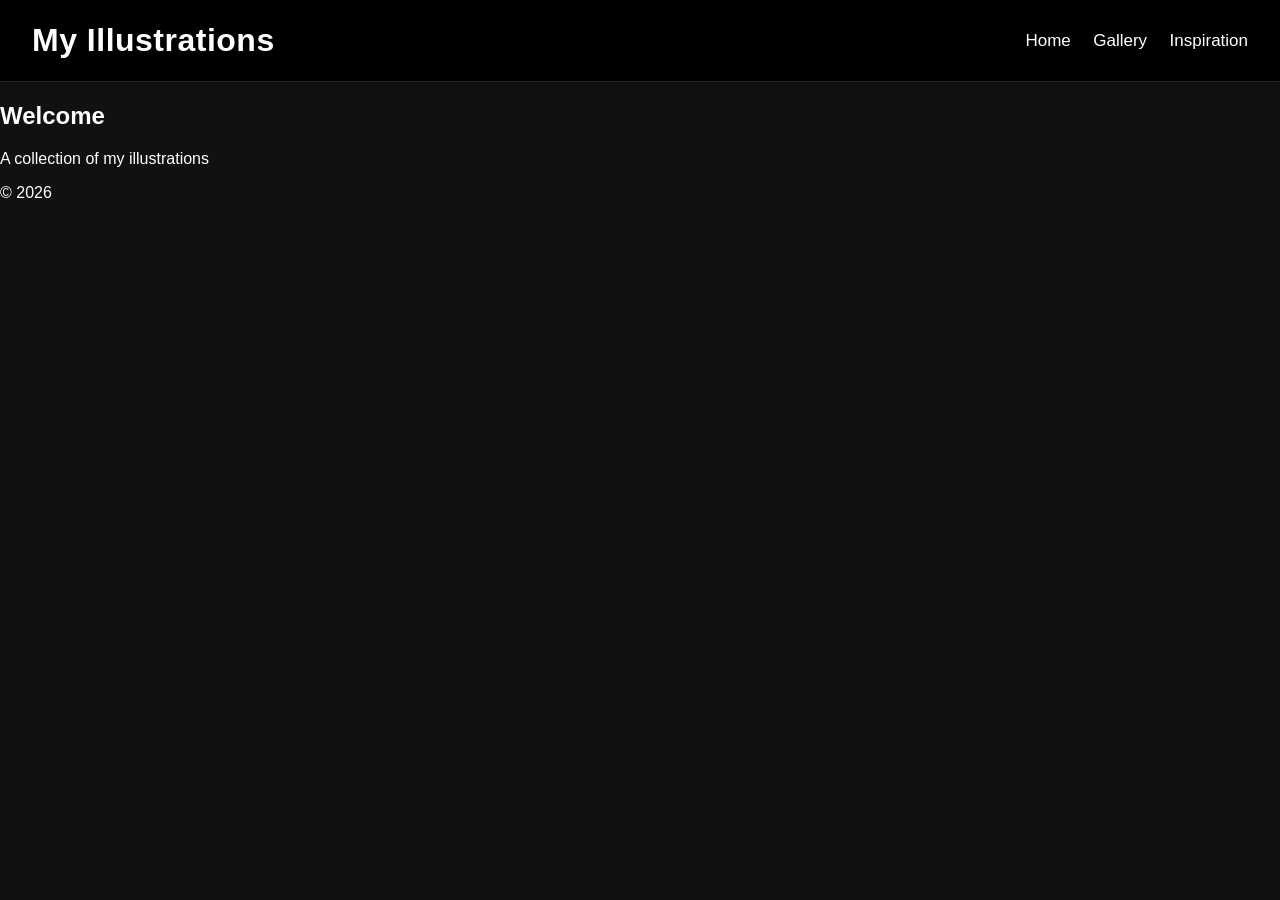
<file: index.html>
<!DOCTYPE html>
<html lang="en">
<head>
    <meta charset="UTF-8">
    <meta name="viewport" content="width=device-width, initial-scale=1.0">
    <title>My Photo Site</title>
    <link rel="stylesheet" href="css/styles.css">
</head>
<body>

<header>
    <h1>My Illustrations</h1>
    <nav>
        <a href="index.html">Home</a>
        <a href="gallery.html">Gallery</a>
        <a href="inspiration.html">Inspiration</a>
    </nav>
</header>

<section class="hero">
    <h2>Welcome</h2>
    <p>A collection of my illustrations</p>
</section>

<footer>
    <p>© 2026</p>
</footer>

</body>
</html>
</file>
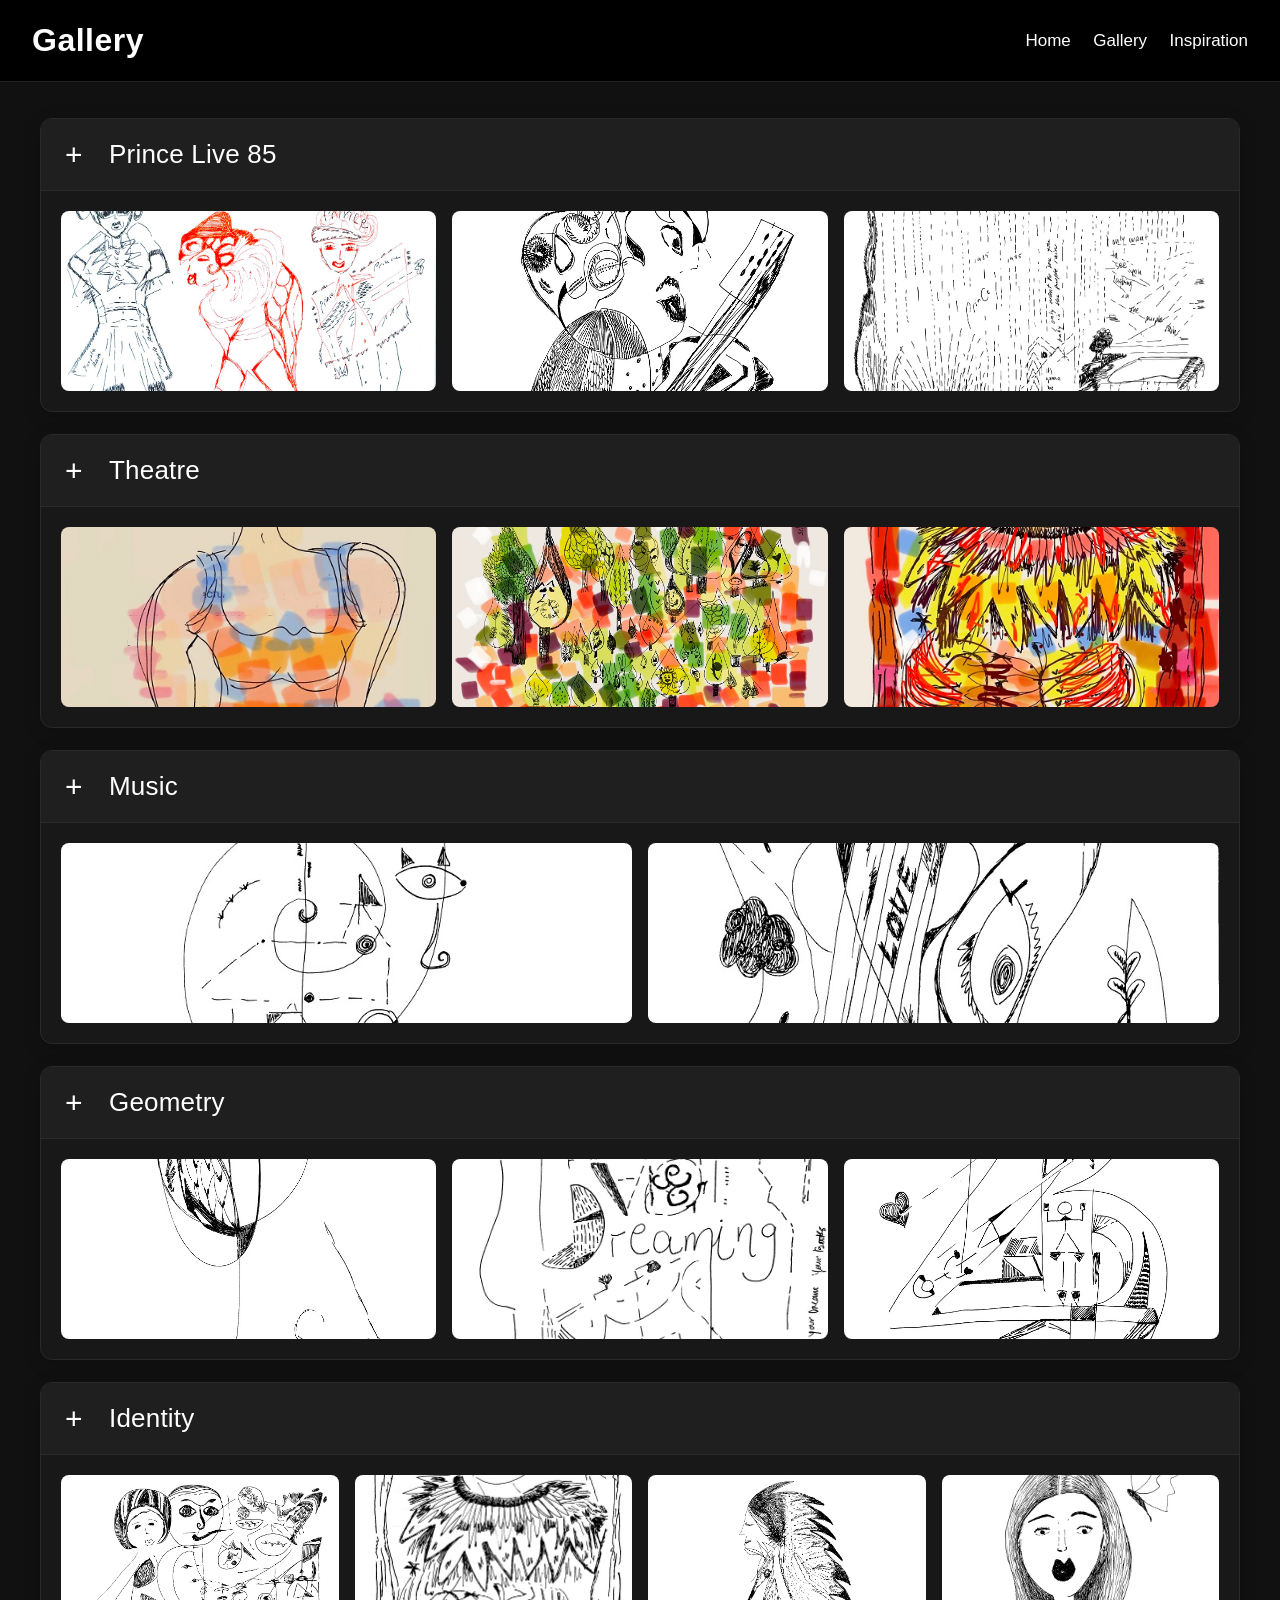
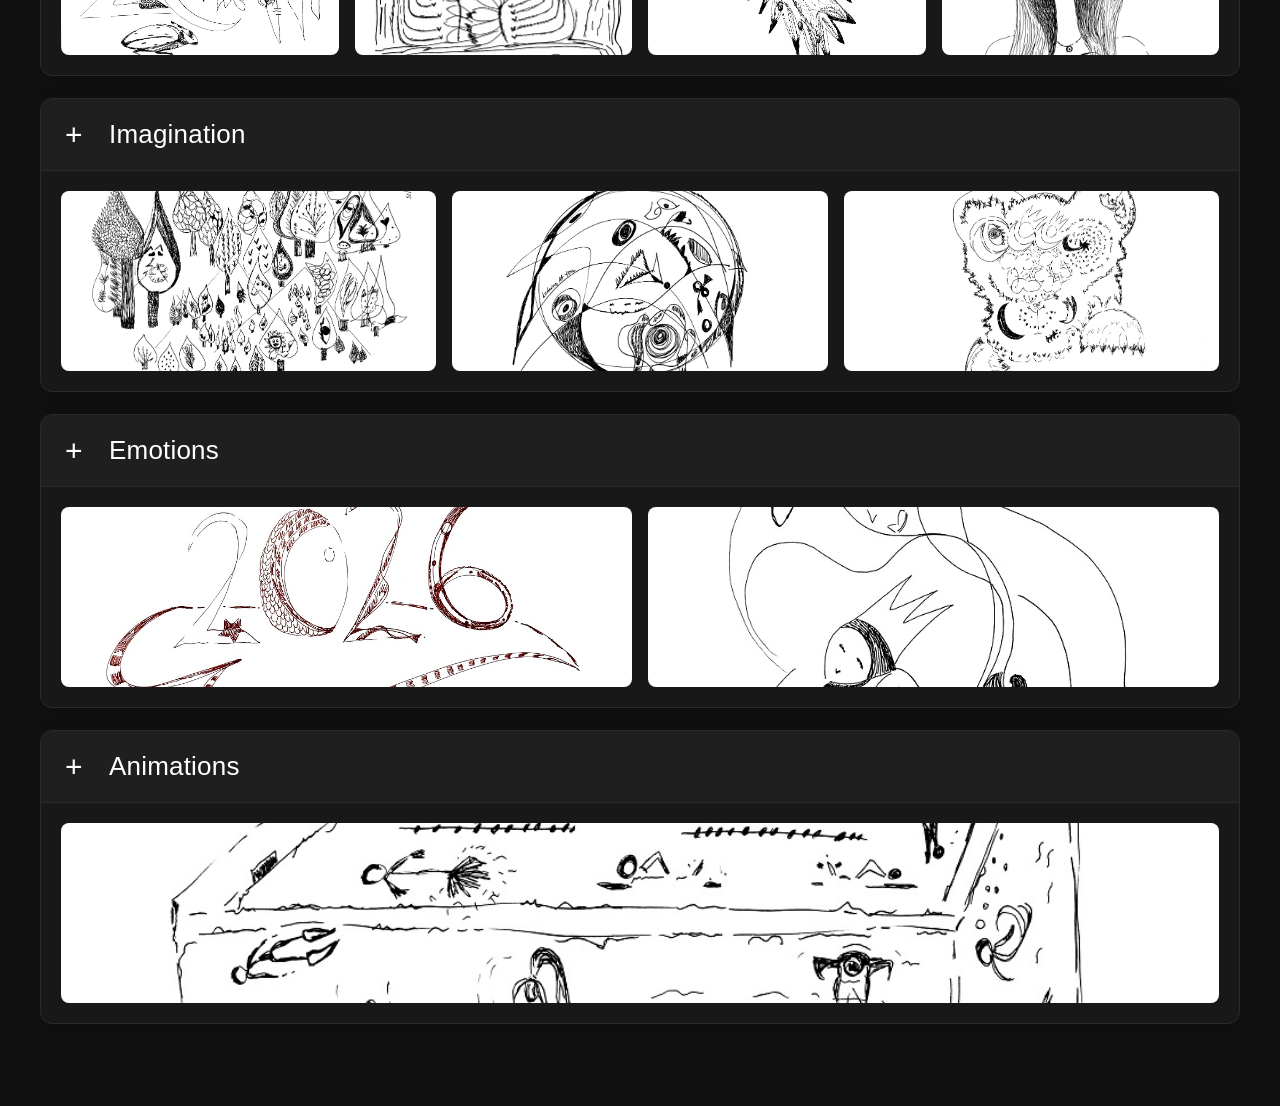
<file: gallery.html>
<!DOCTYPE html>
<html lang="en">
<head>
    <meta charset="UTF-8">
    <meta name="viewport" content="width=device-width, initial-scale=1.0">
    <title>Gallery</title>
    <link rel="stylesheet" href="css/styles.css">
</head>
<body>

<header>
    <h1>Gallery</h1>
    <nav>
        <a href="index.html">Home</a>
        <a href="gallery.html">Gallery</a>
        <a href="inspiration.html">Inspiration</a>
    </nav>
</header>

<main class="gallery-page">

    <!-- Section 1 -->
    <section class="gallery-section">
        <button class="gallery-toggle" type="button" data-target="section1">
            <span class="toggle-symbol">+</span>
            <span class="toggle-title">Prince Live 85</span>
        </button>

        <!-- DEFAULT STATE CONTROL:
             Add class="open" here to start expanded.
             Leave it out to start closed. -->
        <div id="Prince Live 85" class="gallery-content open">
<!--            <p style="color:white; font-size:20px;">Test text inside section 1</p>-->
            <div class="gallery-grid">
                <img src="photos/gallery/p_3_orange_prince.jpg" alt="Photo 1" class="thumb" onclick="openLightbox(this)">
                <img src="photos/gallery/p_prince_con_guitarra.jpg" alt="Photo 2" class="thumb" onclick="openLightbox(this)">
                <img src="photos/gallery/p_purple_rain.jpg" alt="Photo 3" class="thumb" onclick="openLightbox(this)">
            </div>
        </div>
    </section>

    <!-- Section 2 -->
    <section class="gallery-section">
        <button class="gallery-toggle" type="button" data-target="section2">
            <span class="toggle-symbol">+</span>
            <span class="toggle-title">Theatre</span>
        </button>

        <div id="Theatre" class="gallery-content open">
<!--            <p style="color:white; font-size:20px;">Test text inside section 2</p>-->
            <div class="gallery-grid">
                <img src="photos/gallery/t_bathing_suit.jpg" alt="Photo 4" class="thumb" onclick="openLightbox(this)">
                <img src="photos/gallery/t_bosque_de_alicia.jpg" alt="Photo 5" class="thumb" onclick="openLightbox(this)">
                <img src="photos/gallery/t_eternal_show.jpg" alt="Photo 6" class="thumb" onclick="openLightbox(this)">
            </div>
        </div>
    </section>

        <!-- Section 3 -->
    <section class="gallery-section">
        <button class="gallery-toggle" type="button" data-target="section2">
            <span class="toggle-symbol">+</span>
            <span class="toggle-title">Music</span>
        </button>

        <div id="Music" class="gallery-content open">
<!--            <p style="color:white; font-size:20px;">Test text inside section 2</p>-->
            <div class="gallery-grid">
                <img src="photos/gallery/m_flamingo_musical.jpg" alt="Photo 4" class="thumb" onclick="openLightbox(this)">
                <img src="photos/gallery/m_guitarra.jpg" alt="Photo 5" class="thumb" onclick="openLightbox(this)">
            </div>
        </div>
    </section>

        <!-- Section 4 -->
    <section class="gallery-section">
        <button class="gallery-toggle" type="button" data-target="section2">
            <span class="toggle-symbol">+</span>
            <span class="toggle-title">Geometry</span>
        </button>

        <div id="Geometry" class="gallery-content open">
<!--            <p style="color:white; font-size:20px;">Test text inside section 2</p>-->
            <div class="gallery-grid">
                <img src="photos/gallery/g_clean.jpg" alt="Photo 4" class="thumb" onclick="openLightbox(this)">
                <img src="photos/gallery/g_dreaming.jpg" alt="Photo 5" class="thumb" onclick="openLightbox(this)">
                <img src="photos/gallery/g_numbers.jpg" alt="Photo 5" class="thumb" onclick="openLightbox(this)">
            </div>
        </div>
    </section>



        <!-- Section 5 -->
    <section class="gallery-section">
        <button class="gallery-toggle" type="button" data-target="section2">
            <span class="toggle-symbol">+</span>
            <span class="toggle-title">Identity</span>
        </button>

        <div id="Identity" class="gallery-content open">
<!--            <p style="color:white; font-size:20px;">Test text inside section 2</p>-->
            <div class="gallery-grid">
                <img src="photos/gallery/i_chica.jpg" alt="Photo 4" class="thumb" onclick="openLightbox(this)">
                <img src="photos/gallery/i_chico_balcon.jpg" alt="Photo 5" class="thumb" onclick="openLightbox(this)">
                <img src="photos/gallery/i_indio_plumas.jpg" alt="Photo 5" class="thumb" onclick="openLightbox(this)">
                <img src="photos/gallery/i_tatiana.jpg" alt="Photo 5" class="thumb" onclick="openLightbox(this)">
            </div>
        </div>
    </section>


            <!-- Section 6 -->
    <section class="gallery-section">
        <button class="gallery-toggle" type="button" data-target="section2">
            <span class="toggle-symbol">+</span>
            <span class="toggle-title">Imagination</span>
        </button>

        <div id="Imagination" class="gallery-content open">
<!--            <p style="color:white; font-size:20px;">Test text inside section 2</p>-->
            <div class="gallery-grid">
                <img src="photos/gallery/n_alice_forest.jpg" alt="Photo 4" class="thumb" onclick="openLightbox(this)">
                <img src="photos/gallery/n_eyeball.jpg" alt="Photo 5" class="thumb" onclick="openLightbox(this)">
                <img src="photos/gallery/n_tigre.jpg" alt="Photo 5" class="thumb" onclick="openLightbox(this)">
            </div>
        </div>
    </section>


                <!-- Section 7 -->
    <section class="gallery-section">
        <button class="gallery-toggle" type="button" data-target="section2">
            <span class="toggle-symbol">+</span>
            <span class="toggle-title">Emotions</span>
        </button>

        <div id="Emotions" class="gallery-content open">
<!--            <p style="color:white; font-size:20px;">Test text inside section 2</p>-->
            <div class="gallery-grid">
                <img src="photos/gallery/x_2026.jpg" alt="Photo 4" class="thumb" onclick="openLightbox(this)">
                <img src="photos/gallery/x_mama.jpg" alt="Photo 5" class="thumb" onclick="openLightbox(this)">
             </div>
        </div>
    </section>


                    <!-- Section 8 -->
    <section class="gallery-section">
        <button class="gallery-toggle" type="button" data-target="section2">
            <span class="toggle-symbol">+</span>
            <span class="toggle-title">Animations</span>
        </button>

        <div id="Animations" class="gallery-content open">
<!--            <p style="color:white; font-size:20px;">Test text inside section 2</p>-->
            <div class="gallery-grid">
                <img src="photos/gallery/x_swimmingpool_box.jpg" alt="Photo 5" class="thumb" onclick="openLightbox(this)">
            </div>
        </div>
    </section>


</main>

<div id="lightbox" onclick="closeLightbox()">
    <img id="lightbox-img" alt="Expanded photo">
</div>

<script src="js/gallery.js"></script>

</body>
</html>
</file>
<file: css/styles.css>
body {
    margin: 0;
    font-family: Arial, sans-serif;
    background: #111;
    color: #fff;
}

header {
    display: flex;
    justify-content: space-between;
    align-items: center;
    padding: 22px 32px;
    background: #000;
    border-bottom: 1px solid #222;
}

header h1 {
    margin: 0;
    font-size: 32px;
    font-weight: 600;
    letter-spacing: 0.5px;
}

nav a {
    margin-left: 18px;
    color: #fff;
    text-decoration: none;
    font-size: 17px;
}

nav a:hover {
    text-decoration: underline;
}

.gallery-page {
    max-width: 1200px;
    margin: 0 auto;
    padding: 36px 24px 60px;
}

.gallery-section {
    margin-bottom: 22px;
    border: 1px solid #2a2a2a;
    border-radius: 12px;
    overflow: hidden;
    background: #181818;
    box-shadow: 0 4px 18px rgba(0, 0, 0, 0.18);
}

.gallery-toggle {
    width: 100%;
    background: #1f1f1f;
    color: #fff;
    border: none;
    padding: 20px 24px;
    text-align: left;
    font-size: 24px;
    cursor: pointer;
    display: flex;
    align-items: center;
    gap: 16px;
    transition: background 0.2s ease;
}

.gallery-toggle:hover {
    background: #282828;
}

.toggle-symbol {
    width: 28px;
    display: inline-block;
    font-size: 30px;
    line-height: 1;
    font-weight: 400;
}

.toggle-title {
    font-size: 26px;
    font-weight: 500;
    letter-spacing: 0.2px;
}

.gallery-content {
    display: none;
    padding: 20px;
    border-top: 1px solid #2a2a2a;
}

.gallery-content.open {
    display: block;
}

.gallery-grid {
    display: grid;
    grid-template-columns: repeat(auto-fit, minmax(220px, 1fr));
    gap: 16px;
}

/* Thumbnail styling */
.gallery-grid img.thumb {
    width: 100%;
    height: 180px;          /* thumbnail height */
    object-fit: cover;      /* crops to thumbnail shape */
    display: block;
    cursor: pointer;
    border-radius: 8px;
    transition: transform 0.25s ease, opacity 0.25s ease;
}

.gallery-grid img.thumb:hover {
    transform: scale(1.02);
    opacity: 0.95;
}

/* Lightbox */
#lightbox {
    display: none;
    position: fixed;
    inset: 0;
    background: rgba(0, 0, 0, 0.94);
    justify-content: center;
    align-items: center;
    padding: 24px;
    box-sizing: border-box;
    z-index: 9999;
}

#lightbox img {
    max-width: 92%;
    max-height: 92%;
    border-radius: 6px;
}
</file>
